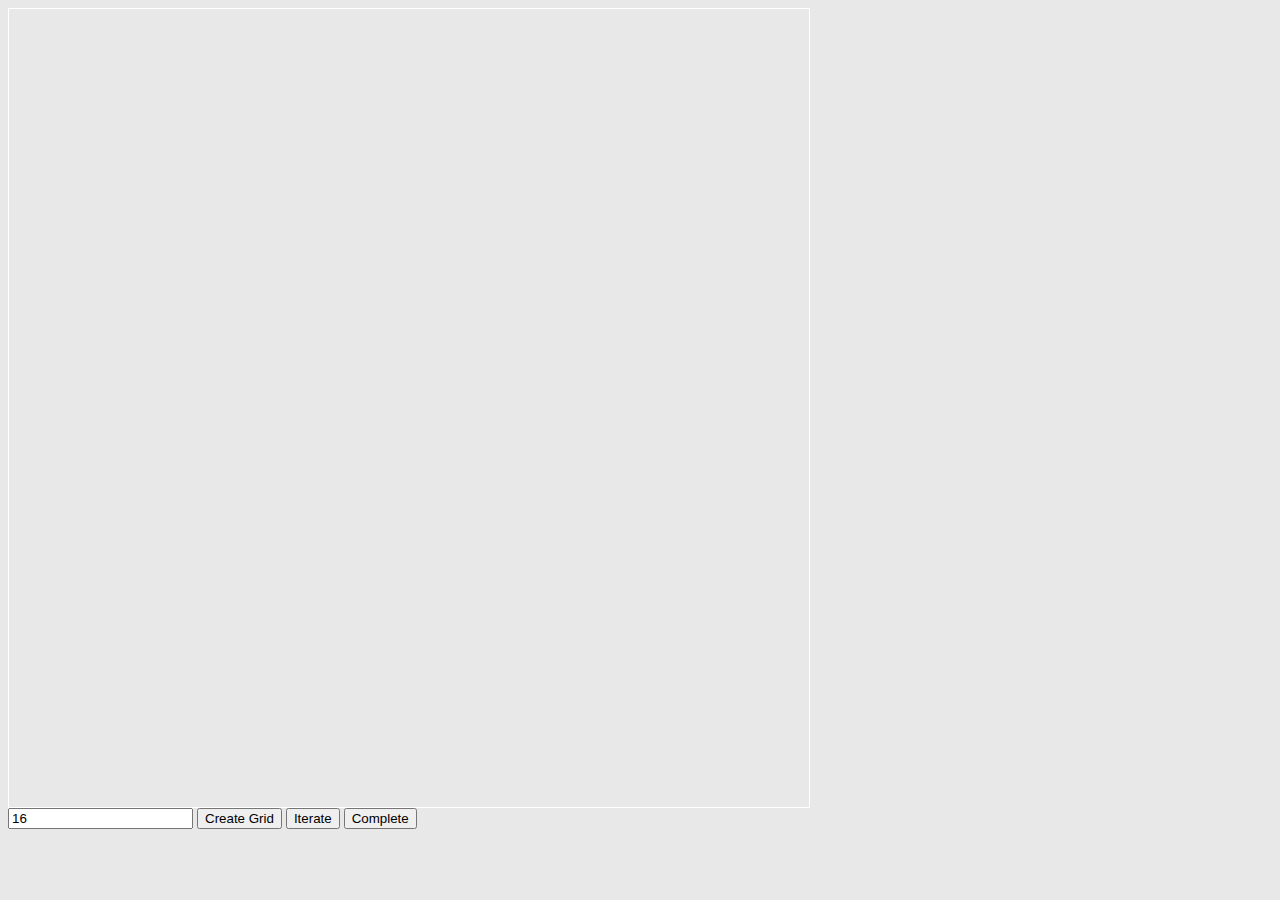
<file: index.html>
<!DOCTYPE html>
<html>
  <head>
    <meta charset="utf-16">
    <meta name="viewport" content="width=device-width, initial-scale=1.0">
    <title>Wave Function Collapse</title>
    <link rel="stylesheet" href="./style.css">
    <script type="text/javascript" src="./wave.js" defer></script>
  </head>
  <body>
    <div class="inline">
      <div id="output"></div>
      <div id="comparison"></div>
    </div>
    <div id="controls">
      <input type="number" id="size" min="0" step="1" value="16"></input>
      <input type="button" id="init" value="Create Grid"></input>
      <input type="button" id="iterate" value="Iterate"></input>
      <input type="button" id="complete" value="Complete"></input>
    </div>
  </body>
</html>
</file>
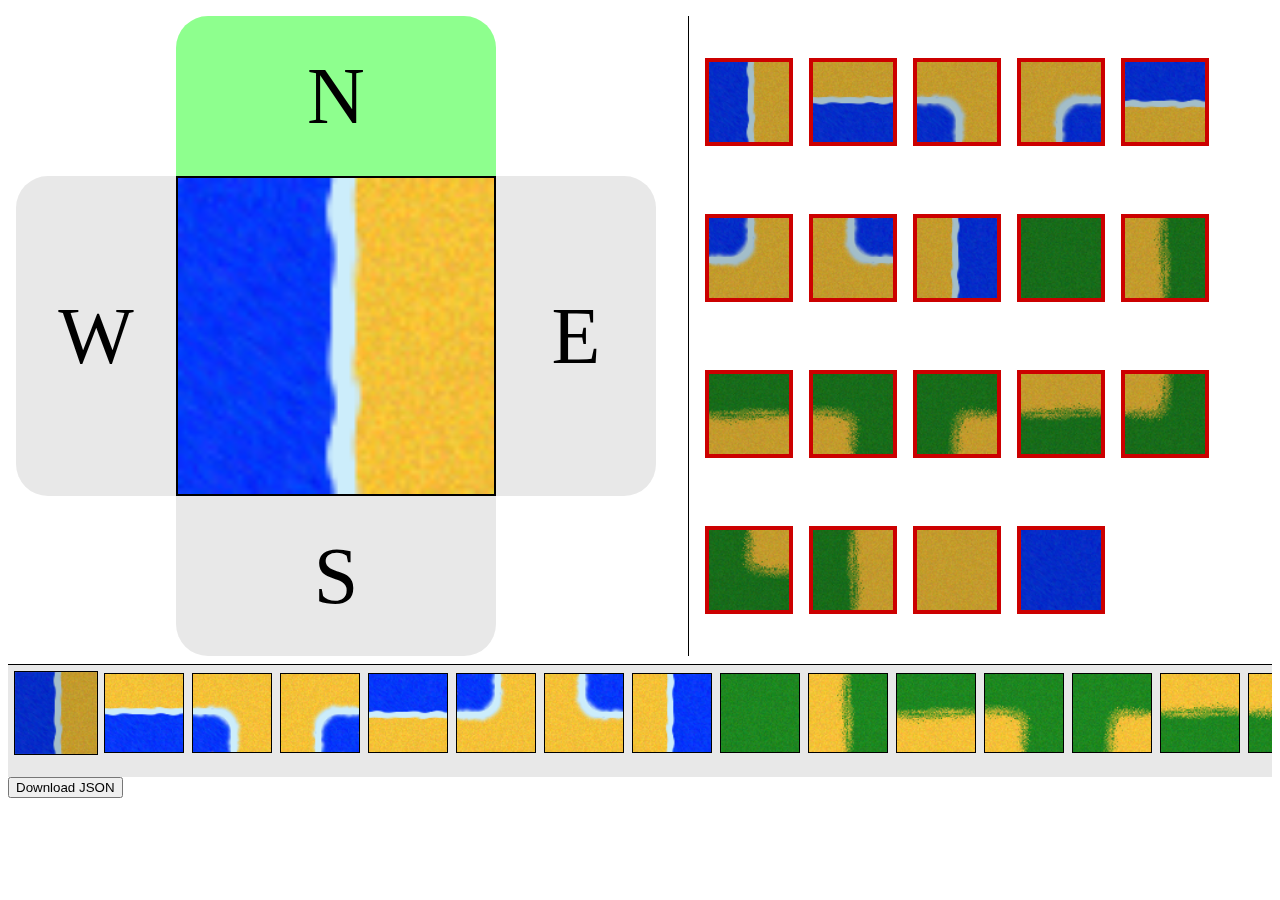
<file: rule-maker.html>
<!DOCTYPE html>
<html>
  <head>
    <title>WFC Rule Maker</title>
    <link rel="stylesheet" href="./rule-maker.css">
    <script type="text/javascript" src="./rule-maker.js" defer></script>
  </head>
  <body>
    <div id="mainContainer">
      <div id="currentTexture">
        <img id="currentTile" draggable="false"></img>
        <div id="north" class="direction"><p>N</p></div>
        <div id="east" class="direction"><p>E</p></div>
        <div id="south" class="direction"><p>S</p></div>
        <div id="west" class="direction"><p>W</p></div>
      </div>
      <div id="neighbourList"></div>
    </div>
    <div id="textureList"></div>
    <input type="button" id="download" value="Download JSON"></input>
  </body>
</html>
</file>
<file: style.css>
body {
  background-color: #e8e8e8;
}
.inline {
  display: grid;
  grid-template-columns: 1fr 1fr;
  height: 50rem;
}
#output {
  display: grid;
  grid-auto-flow: column;
  box-sizing: content-box;
  width: 50rem;
  border: 1px solid #ffffff;
}
#output > img {
  border: 0;
}
#comparison {
  display: flex;
  flex-direction: row;
  justify-content: space-around;
  align-items: center;
  flex-wrap: wrap;
  max-height: 100%;
  overflow-y: scroll;
}
.tile-ref {
  display: grid;
  grid-template-columns: 3rem 3rem 3rem;
  grid-template-rows: 3rem 3rem 3rem;
  grid-template-areas:
    ". north ."
    "west tile east"
    ". south .";
  border: 2px solid transparent;
  margin-bottom: 0.5rem;
}
.tile-ref > img {
  width: 100%;
  height: 100%;
}
.tile-ref > div {
  text-align: center;
  font-size: 110%;
  background-color: #f0f0f0;
}
.tile-ref.available {
  background-color: green;
  cursor: pointer;
}
.tile-ref.unavailable {
  filter: brightness(0.5);
  background-color: #383838;
  cursor: not-allowed;
}

@media (max-width: 800px) {
  body {
    overflow-y: hidden;
  }
  .inline {
    grid-template-columns: 1fr;
    width: min(100vw, 90vh);
    height: min(100vw, 90vh);
  }
  #comparison {
    display: none;
  }
  #output {
    width: min(100vw, 90vh);
    height: min(100vw, 90vh);
  }
  #controls {
    height: 10vh;
    bottom: 0;
  }
}
</file>
<file: rule-maker.css>
#mainContainer {
  display: grid;
  grid-template-columns: 40rem 1fr;
  gap: 2rem;
  padding: 0.5rem;
  height: 40rem;
  border-bottom: 1px solid black;
}
#currentTexture {
  width: 40rem;
  height: 40rem;
  display: grid;
  grid-template-columns: 1fr 2fr 1fr;
  grid-template-rows: 1fr 2fr 1fr;
  grid-template-areas:
    ". north ."
    "west tile east"
    ". south .";
}
#currentTexture > div {
  text-align: center;
  background-color: #e8e8e8;
  font-size: 5rem;
  display: flex;
  flex-direction: column;
  justify-content: center;
}
#currentTexture > div.selected {
  background-color: #8eff8e;
}
#currentTexture > div:hover {
  cursor: pointer;
  filter: brightness(0.9);
}
#currentTexture > div > p {
  margin: 0;
}
#currentTile {
  border: 2px solid black;
  box-sizing: border-box;
  grid-area: tile;
  width: 100%;
  height: 100%;
}
#north {
  grid-area: north;
  border-radius: 2rem 2rem 0 0;
}
#east {
  grid-area: east;
  border-radius: 0 2rem 2rem 0;
}
#south {
  grid-area: south;
  border-radius: 0 0 2rem 2rem;
}
#west {
  grid-area: west;
  border-radius: 2rem 0 0 2rem;
}

#neighbourList {
  padding: 1rem;
  border-left: 1px solid black;
  display: flex;
  flex-direction: row;
  justify-content: flex-start;
  gap: 1rem;
  align-items: center;
  flex-wrap: wrap;
  max-height: 100%;
  overflow-y: scroll;
}

.neighbour {
  width: 5rem;
  height: 5rem;
  border: 4px solid red;
  filter: brightness(0.8);
}
.neighbour.selected {
  filter: brightness(1);
  transform: scale(1.05);
  border: 4px solid green;
}
.neighbour:hover {
  filter: brightness(1);
  cursor: pointer;
  transform: scale(1.1);
}

#textureList {
  height: 5rem;
  padding: 0.5rem;
  padding-bottom: 1.5rem;
  display: flex;
  justify-content: flex-start;
  box-sizing: content-box;
  gap: 0.5rem;
  background-color: #e8e8e8;
  flex-direction: row;
  flex-wrap: nowrap;
  overflow-x: overlay;
}
#textureList > img {
  border: 1px solid black;
  max-height: 100%;
  max-width: 100%;
}
#textureList > img:hover {
  cursor: pointer;
}
#textureList > img:not(.selected):hover {
  transform: scale(0.95);
  filter: brightness(0.9);
}
#textureList > img.selected {
  transform: scale(1.05);
  filter: brightness(0.8);
}
</file>
